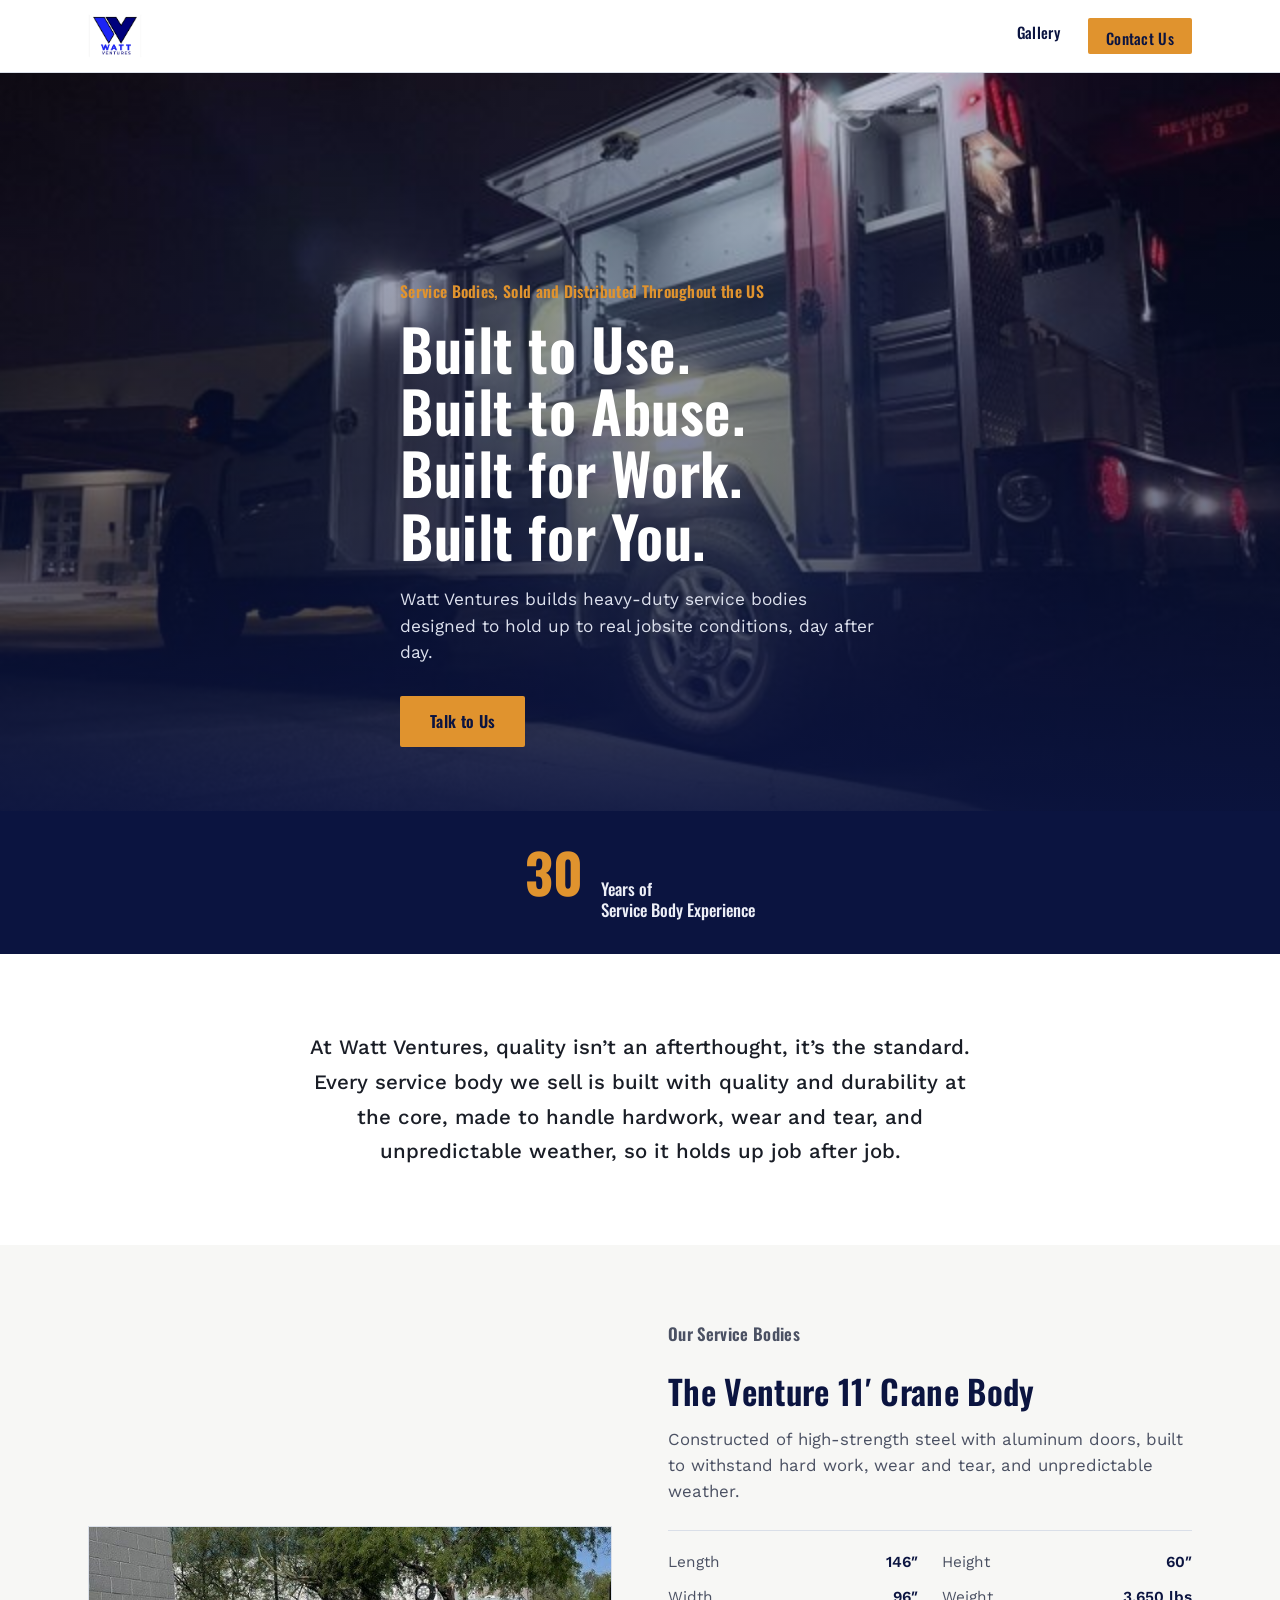
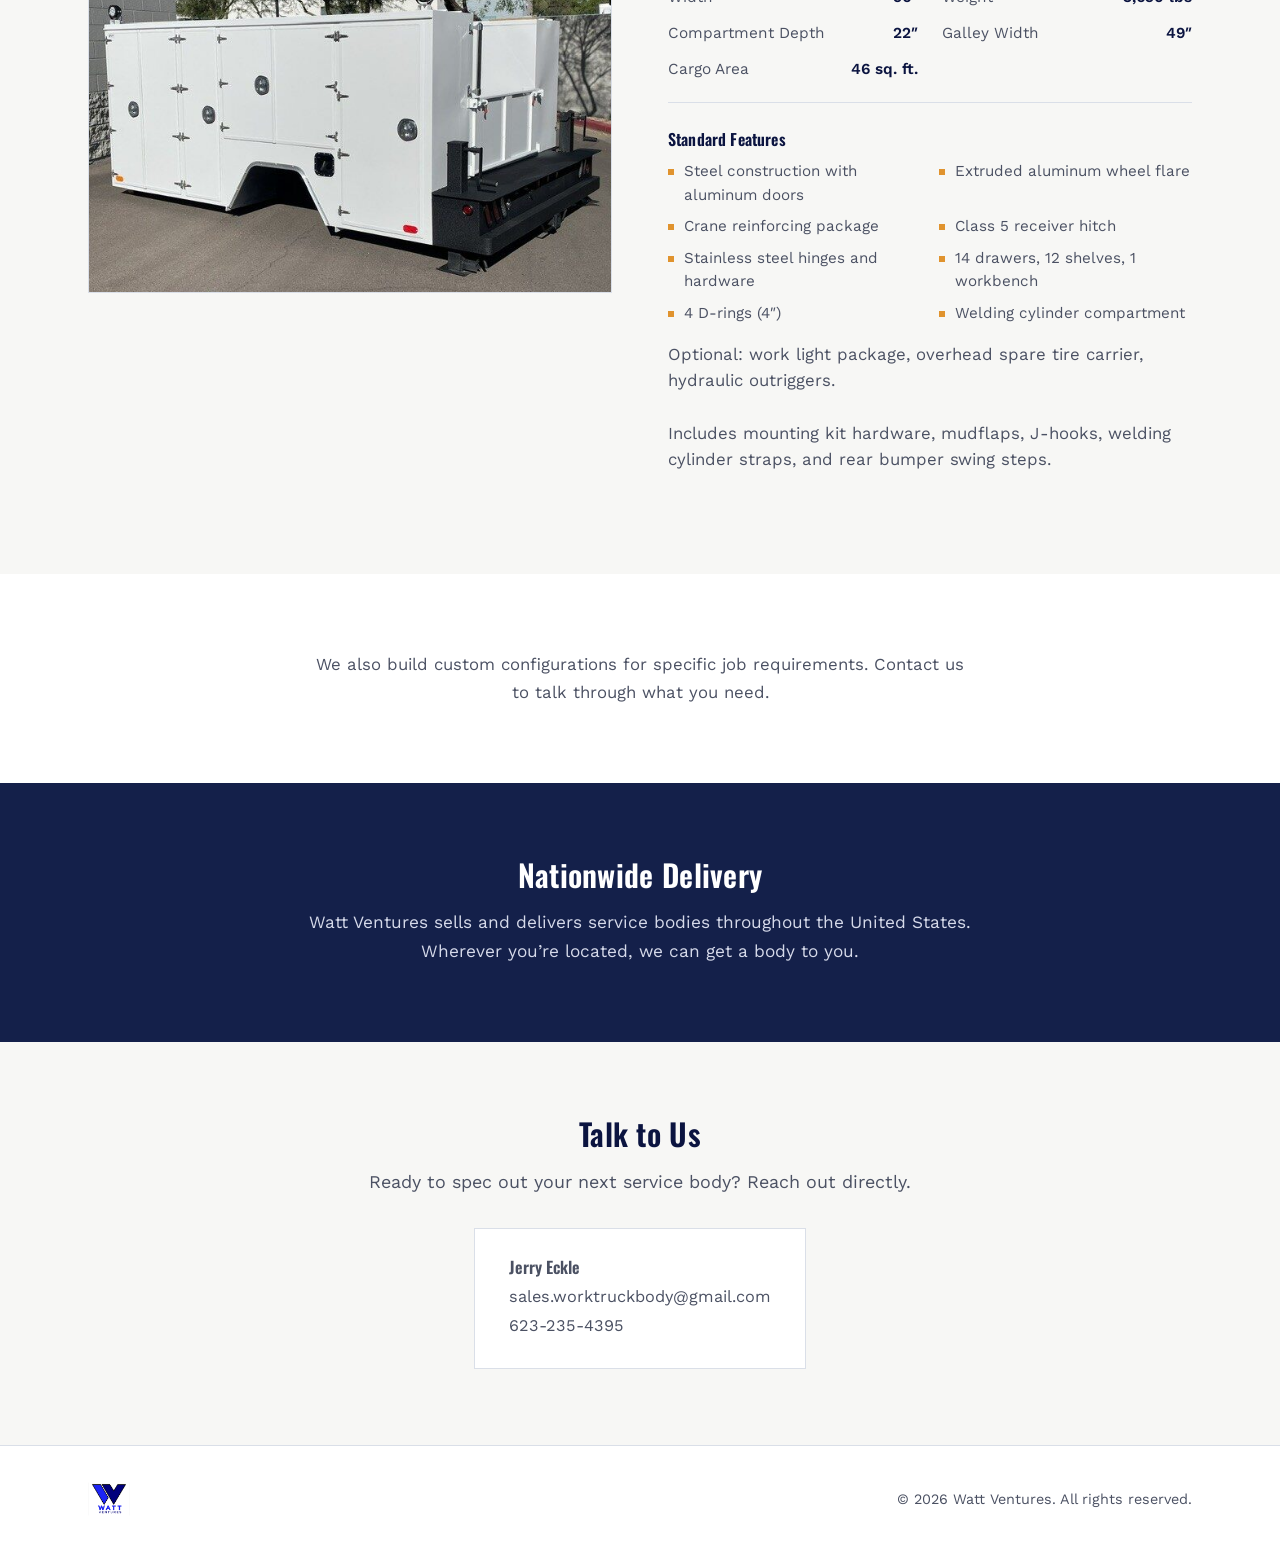
<file: index.html>
<!DOCTYPE html>
<html lang="en">
<head>
<meta charset="UTF-8">
<meta name="viewport" content="width=device-width, initial-scale=1.0">
<title>Watt Ventures | Service Bodies Sold &amp; Distributed Throughout the US</title>
<meta name="description" content="Watt Ventures sells heavy-duty service bodies built to hold up to real work. Standard and custom configurations, sold and distributed throughout the United States.">
<meta property="og:type" content="website">
<meta property="og:url" content="https://watt-ventures.com/">
<meta property="og:title" content="Watt Ventures | Service Bodies Sold &amp; Distributed Throughout the US">
<meta property="og:description" content="Heavy-duty service bodies built to hold up to real jobsite conditions, day after day.">
<meta property="og:image" content="https://watt-ventures.com/images/og-image.jpg">
<meta name="twitter:card" content="summary_large_image">
<meta name="twitter:title" content="Watt Ventures | Service Bodies Sold &amp; Distributed Throughout the US">
<meta name="twitter:description" content="Heavy-duty service bodies built to hold up to real jobsite conditions, day after day.">
<meta name="twitter:image" content="https://watt-ventures.com/images/og-image.jpg">
<link rel="preconnect" href="https://fonts.googleapis.com">
<link rel="preconnect" href="https://fonts.gstatic.com" crossorigin>
<link href="https://fonts.googleapis.com/css2?family=Oswald:wght@500;600;700&family=Work+Sans:wght@400;500;600&display=swap" rel="stylesheet">
<link rel="stylesheet" href="styles.css">
</head>
<body>

<header class="site-header">
  <div class="wrap header-inner">
    <a href="index.html" class="brand">
      <img src="images/watt-ventures-logo.png" alt="Watt Ventures" class="brand-logo">
    </a>
    <nav class="site-nav">
      <a href="gallery.html">Gallery</a>
      <a href="#contact" class="nav-cta">Contact Us</a>
    </nav>
  </div>
</header>

<section class="hero">
  <img src="images/hero-night-shot.jpg" alt="Watt Ventures service body, compartments open, lit up at dusk" class="hero-img">
  <div class="hero-scrim"></div>
  <div class="wrap hero-content">
    <p class="eyebrow">Service Bodies, Sold and Distributed Throughout the US</p>
    <h1>Built to Use.<br>Built to Abuse.<br>Built for Work.<br>Built for You.</h1>
    <p class="hero-sub">Watt Ventures builds heavy-duty service bodies designed to hold up to real jobsite conditions, day after day.</p>
    <a href="#contact" class="btn btn-primary">Talk to Us</a>
  </div>
</section>

<section class="trust-strip">
  <div class="wrap trust-inner">
    <span class="trust-number">30</span>
    <span class="trust-label">Years of<br>Service Body Experience</span>
  </div>
</section>

<section class="section quality">
  <div class="wrap narrow">
    <p class="section-copy">At Watt Ventures, quality isn&rsquo;t an afterthought, it&rsquo;s the standard. Every service body we sell is built with quality and durability at the core, made to handle hardwork, wear and tear, and unpredictable weather, so it holds up job after job.</p>
  </div>
</section>

<section class="section product" id="product">
  <div class="wrap">
    <div class="product-grid">
      <div class="product-media">
        <img src="images/gallery-10.jpg" alt="The Venture 11-foot Crane Body, exterior view">
      </div>
      <div class="product-copy">
        <p class="eyebrow eyebrow-dark">Our Service Bodies</p>
        <h2>The Venture 11&prime; Crane Body</h2>
        <p>Constructed of high-strength steel with aluminum doors, built to withstand hard work, wear and tear, and unpredictable weather.</p>

        <dl class="spec-list">
          <div><dt>Length</dt><dd>146&Prime;</dd></div>
          <div><dt>Height</dt><dd>60&Prime;</dd></div>
          <div><dt>Width</dt><dd>96&Prime;</dd></div>
          <div><dt>Weight</dt><dd>3,650 lbs</dd></div>
          <div><dt>Compartment Depth</dt><dd>22&Prime;</dd></div>
          <div><dt>Galley Width</dt><dd>49&Prime;</dd></div>
          <div><dt>Cargo Area</dt><dd>46 sq. ft.</dd></div>
        </dl>

        <h3 class="features-heading">Standard Features</h3>
        <ul class="features-list">
          <li>Steel construction with aluminum doors</li>
          <li>Extruded aluminum wheel flare</li>
          <li>Crane reinforcing package</li>
          <li>Class 5 receiver hitch</li>
          <li>Stainless steel hinges and hardware</li>
          <li>14 drawers, 12 shelves, 1 workbench</li>
          <li>4 D-rings (4&Prime;)</li>
          <li>Welding cylinder compartment</li>
        </ul>
        <p class="features-note">Optional: work light package, overhead spare tire carrier, hydraulic outriggers.</p>
        <p class="features-note">Includes mounting kit hardware, mudflaps, J-hooks, welding cylinder straps, and rear bumper swing steps.</p>
      </div>
    </div>
  </div>
</section>

<section class="section custom">
  <div class="wrap narrow center">
    <p class="section-copy">We also build custom configurations for specific job requirements. Contact us to talk through what you need.</p>
  </div>
</section>

<section class="section delivery">
  <div class="wrap narrow center">
    <h2>Nationwide Delivery</h2>
    <p class="section-copy">Watt Ventures sells and delivers service bodies throughout the United States. Wherever you&rsquo;re located, we can get a body to you.</p>
  </div>
</section>

<section class="section contact-section" id="contact">
  <div class="wrap narrow center">
    <h2>Talk to Us</h2>
    <p class="section-copy">Ready to spec out your next service body? Reach out directly.</p>
    <div class="contact-card">
      <p class="contact-name">Jerry Eckle</p>
      <p><a href="mailto:sales.worktruckbody@gmail.com">sales.worktruckbody@gmail.com</a></p>
      <p><a href="tel:6232354395">623-235-4395</a></p>
    </div>
  </div>
</section>

<footer class="site-footer">
  <div class="wrap footer-inner">
    <img src="images/watt-ventures-logo.png" alt="Watt Ventures" class="footer-logo">
    <p>&copy; <span id="year"></span> Watt Ventures. All rights reserved.</p>
  </div>
</footer>

<script>document.getElementById('year').textContent = new Date().getFullYear();</script>
</body>
</html>
</file>
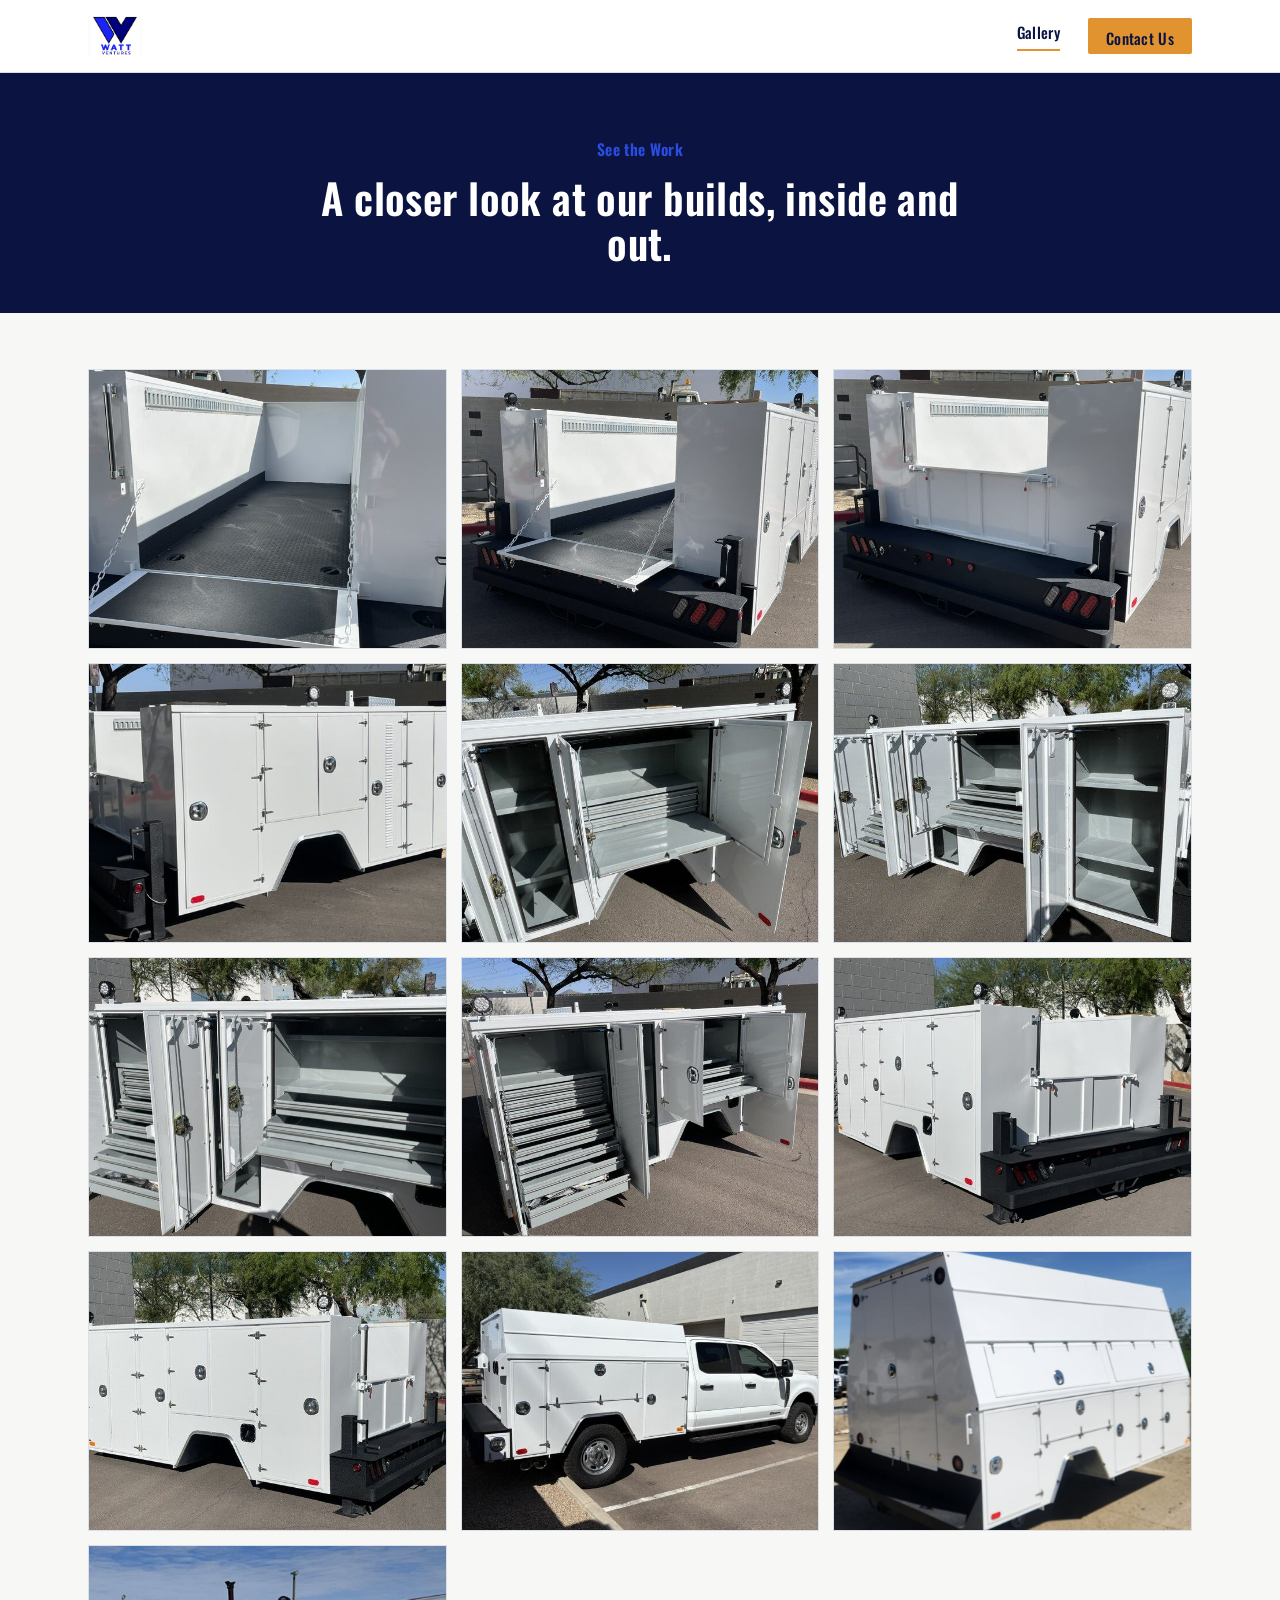
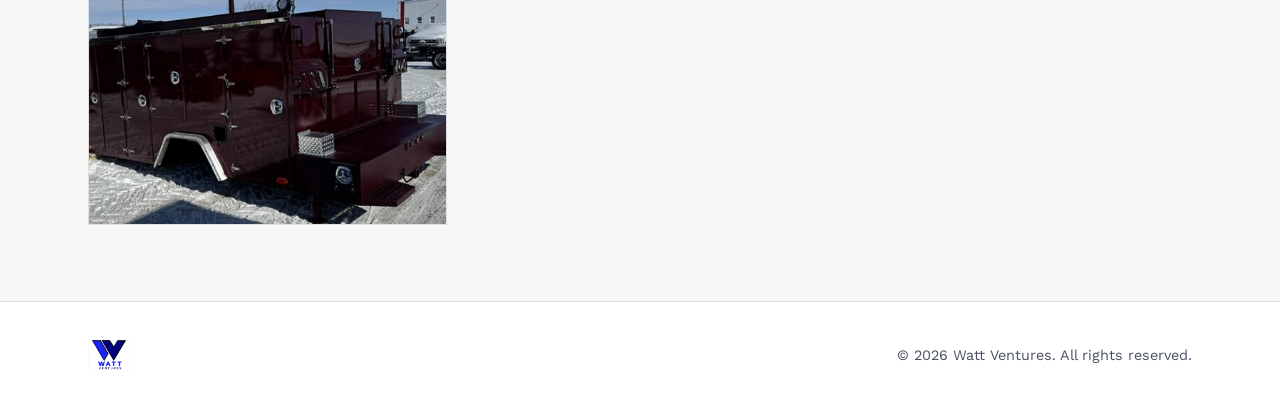
<file: gallery.html>
<!DOCTYPE html>
<html lang="en">
<head>
<meta charset="UTF-8">
<meta name="viewport" content="width=device-width, initial-scale=1.0">
<title>Gallery | Watt Ventures</title>
<meta name="description" content="A closer look at Watt Ventures service bodies, inside and out.">
<meta property="og:type" content="website">
<meta property="og:url" content="https://watt-ventures.com/gallery.html">
<meta property="og:title" content="Gallery | Watt Ventures">
<meta property="og:description" content="A closer look at Watt Ventures service bodies, inside and out.">
<meta property="og:image" content="https://watt-ventures.com/images/og-image.jpg">
<meta name="twitter:card" content="summary_large_image">
<meta name="twitter:title" content="Gallery | Watt Ventures">
<meta name="twitter:description" content="A closer look at Watt Ventures service bodies, inside and out.">
<meta name="twitter:image" content="https://watt-ventures.com/images/og-image.jpg">
<link rel="preconnect" href="https://fonts.googleapis.com">
<link rel="preconnect" href="https://fonts.gstatic.com" crossorigin>
<link href="https://fonts.googleapis.com/css2?family=Oswald:wght@500;600;700&family=Work+Sans:wght@400;500;600&display=swap" rel="stylesheet">
<link rel="stylesheet" href="styles.css">
</head>
<body>

<header class="site-header">
  <div class="wrap header-inner">
    <a href="index.html" class="brand">
      <img src="images/watt-ventures-logo.png" alt="Watt Ventures" class="brand-logo">
    </a>
    <nav class="site-nav">
      <a href="gallery.html" class="active">Gallery</a>
      <a href="index.html#contact" class="nav-cta">Contact Us</a>
    </nav>
  </div>
</header>

<section class="gallery-hero">
  <div class="wrap narrow center">
    <p class="eyebrow eyebrow-dark">See the Work</p>
    <h1>A closer look at our builds, inside and out.</h1>
  </div>
</section>

<section class="section gallery-section">
  <div class="wrap">
    <div class="gallery-grid">
      <img src="images/gallery-01.jpg" alt="Watt Ventures service body, rear compartment open">
      <img src="images/gallery-02.jpg" alt="Watt Ventures service body, rear view with tailgate down">
      <img src="images/gallery-03.jpg" alt="Watt Ventures service body, three-quarter rear view">
      <img src="images/gallery-04.jpg" alt="Watt Ventures service body, side profile">
      <img src="images/gallery-05.jpg" alt="Watt Ventures service body, compartment interior with shelving">
      <img src="images/gallery-06.jpg" alt="Watt Ventures service body, multiple compartments open showing drawers and shelves">
      <img src="images/gallery-07.jpg" alt="Watt Ventures service body, compartment interior with drawers">
      <img src="images/gallery-08.jpg" alt="Watt Ventures service body, compartments open showing storage layout">
      <img src="images/gallery-09.jpg" alt="Watt Ventures service body, rear three-quarter view with tailgate down">
      <img src="images/gallery-10.jpg" alt="Watt Ventures service body, exterior view">
      <img src="images/gallery-11.jpg" alt="Watt Ventures service body mounted on a Ford Super Duty truck">
      <img src="images/gallery-12.jpg" alt="Watt Ventures enclosed canopy-style service body">
      <img src="images/gallery-13.jpg" alt="Watt Ventures service body, maroon finish, exterior view">
    </div>
  </div>
</section>

<footer class="site-footer">
  <div class="wrap footer-inner">
    <img src="images/watt-ventures-logo.png" alt="Watt Ventures" class="footer-logo">
    <p>&copy; <span id="year"></span> Watt Ventures. All rights reserved.</p>
  </div>
</footer>

<script>document.getElementById('year').textContent = new Date().getFullYear();</script>
</body>
</html>
</file>
<file: styles.css>
/* Watt Ventures — design tokens
   Color: navy #0B1440 (deep, from logo), steel blue #2B4CE0 (from logo), amber #E0932E (marker-light accent, used sparingly), paper #F7F7F5, ink #191D26, steel-line #DADFE8
   Type: Oswald (headlines, condensed/industrial), Work Sans (body)
   Layout: full-bleed hero, asymmetric two-column product block, tight photo grid on gallery
*/

:root{
  --navy: #0B1440;
  --navy-soft: #14204A;
  --blue: #2B4CE0;
  --amber: #E0932E;
  --paper: #F7F7F5;
  --ink: #191D26;
  --ink-soft: #4B5163;
  --line: #DADFE8;
}

*{box-sizing:border-box; margin:0; padding:0;}

html{scroll-behavior:smooth;}

body{
  font-family:'Work Sans', -apple-system, sans-serif;
  color:var(--ink);
  background:var(--paper);
  line-height:1.55;
}

h1,h2,h3{
  font-family:'Oswald', sans-serif;
  font-weight:600;
  line-height:1.08;
  letter-spacing:0.01em;
}

.wrap{
  max-width:1160px;
  margin:0 auto;
  padding:0 28px;
}
.wrap.narrow{max-width:720px;}
.wrap.center{text-align:center;}

a{color:inherit; text-decoration:none;}

img{max-width:100%; display:block;}

/* Header */
.site-header{
  position:sticky; top:0; z-index:50;
  background:#FFFFFF;
  border-bottom:1px solid var(--line);
}
.header-inner{
  display:flex; align-items:center; justify-content:space-between;
  padding-top:14px; padding-bottom:14px;
}
.brand-logo{height:44px; width:auto;}
.site-nav{display:flex; align-items:center; gap:28px;}
.site-nav a{
  color:var(--navy); font-family:'Oswald',sans-serif; font-size:0.95rem;
  font-weight:500; letter-spacing:0.02em;
  padding-bottom:4px; border-bottom:2px solid transparent;
  transition:border-color .15s ease;
}
.site-nav a:hover, .site-nav a.active{border-color:var(--amber);}
.nav-cta{
  background:var(--amber); color:var(--navy) !important;
  padding:9px 18px; border-radius:2px; border-bottom:none !important;
  font-weight:600;
}
.nav-cta:hover{background:#EEA648; border-color:transparent;}

/* Hero */
.hero{position:relative; min-height:82vh; display:flex; align-items:flex-end; overflow:hidden;}
.hero-img{position:absolute; inset:0; width:100%; height:100%; object-fit:cover;}
.hero-scrim{
  position:absolute; inset:0;
  background:linear-gradient(0deg, rgba(11,20,64,0.94) 0%, rgba(11,20,64,0.55) 45%, rgba(11,20,64,0.25) 100%);
}
.hero-content{position:relative; color:#fff; padding-top:120px; padding-bottom:64px; max-width:640px;}
.eyebrow{
  color:var(--amber); font-family:'Oswald',sans-serif; font-weight:600;
  font-size:0.98rem; letter-spacing:0.02em; margin-bottom:14px;
}
.eyebrow-dark{color:var(--blue);}
.hero h1{font-size:clamp(2.3rem, 5vw, 3.6rem); color:#fff;}
.hero-sub{
  font-size:1.08rem; color:#DDE1EE; max-width:480px;
  margin-top:20px; margin-bottom:30px;
}

.btn{
  display:inline-block; font-family:'Oswald',sans-serif; font-weight:600;
  font-size:1rem; letter-spacing:0.02em; padding:13px 30px;
  border-radius:2px; transition:transform .12s ease, background .12s ease;
}
.btn-primary{background:var(--amber); color:var(--navy);}
.btn-primary:hover{background:#EEA648; transform:translateY(-1px);}

/* Trust strip */
.trust-strip{background:var(--navy);}
.trust-inner{
  display:flex; align-items:baseline; gap:18px; justify-content:center;
  padding:34px 28px;
}
.trust-number{
  font-family:'Oswald',sans-serif; font-weight:700; font-size:3.4rem;
  color:var(--amber); line-height:1;
}
.trust-label{
  color:#EDEFF7; font-family:'Oswald',sans-serif; font-weight:500;
  font-size:1.05rem; line-height:1.25;
}

/* Sections */
.section{padding:76px 0;}
.section-copy{font-size:1.12rem; color:var(--ink-soft); line-height:1.7;}
.quality{background:#fff;}
.quality .section-copy{font-size:1.28rem; color:var(--ink); text-align:center; font-weight:500;}

/* Product */
.product{background:var(--paper);}
.product-grid{display:grid; grid-template-columns:1fr 1fr; gap:56px; align-items:center;}
.product-media img{border:1px solid var(--line);}
.product-copy h2{font-size:2.1rem; color:var(--navy); margin-bottom:16px;}
.product-copy > p{color:var(--ink-soft); margin-bottom:26px; font-size:1.05rem;}

.spec-list{
  display:grid; grid-template-columns:1fr 1fr; gap:12px 24px;
  border-top:1px solid var(--line); border-bottom:1px solid var(--line);
  padding:20px 0; margin-bottom:28px;
}
.spec-list > div{display:flex; justify-content:space-between; gap:12px; font-size:0.96rem;}
.spec-list dt{color:var(--ink-soft);}
.spec-list dd{font-weight:600; color:var(--navy);}

.features-heading{
  font-size:1rem; color:var(--navy); margin-bottom:12px;
  font-family:'Oswald',sans-serif; font-weight:600;
}
.features-list{list-style:none; display:grid; grid-template-columns:1fr 1fr; gap:8px 18px; margin-bottom:16px;}
.features-list li{
  font-size:0.95rem; color:var(--ink-soft); padding-left:16px; position:relative;
}
.features-list li::before{
  content:""; position:absolute; left:0; top:9px;
  width:6px; height:6px; background:var(--amber);
}
.features-note{font-size:0.88rem; color:var(--ink-soft); margin-top:6px;}

/* Custom + Delivery bands */
.custom{background:#fff;}
.custom .section-copy{font-size:1.05rem;}
.delivery{background:var(--navy-soft);}
.delivery h2{color:#fff; font-size:1.9rem; margin-bottom:16px;}
.delivery .section-copy{color:#D6DAEA; font-size:1.08rem;}

/* Contact */
.contact-section{background:var(--paper);}
.contact-section h2{color:var(--navy); font-size:1.9rem; margin-bottom:16px;}
.contact-card{
  margin-top:30px; display:inline-block; text-align:left;
  border:1px solid var(--line); background:#fff; padding:26px 34px;
}
.contact-name{font-family:'Oswald',sans-serif; font-weight:600; font-size:1.15rem; color:var(--navy); margin-bottom:8px;}
.contact-card p{font-size:1.02rem; color:var(--ink-soft); margin-bottom:4px;}
.contact-card a:hover{color:var(--blue);}

/* Gallery page */
.gallery-hero{background:var(--navy); padding:64px 0 48px;}
.gallery-hero h1{color:#fff; font-size:clamp(1.8rem, 4vw, 2.6rem); margin-top:10px;}
.gallery-section{padding-top:56px;}
.gallery-grid{
  display:grid; grid-template-columns:repeat(3, 1fr); gap:14px;
}
.gallery-grid img{width:100%; height:280px; object-fit:cover; border:1px solid var(--line);}

/* Footer */
.site-footer{background:#FFFFFF; padding:36px 0; border-top:1px solid var(--line);}
.footer-inner{display:flex; align-items:center; justify-content:space-between; flex-wrap:wrap; gap:14px;}
.footer-logo{height:34px; width:auto; opacity:1;}
.site-footer p{color:var(--ink-soft); font-size:0.9rem;}

/* Responsive */
@media (max-width: 860px){
  .product-grid{grid-template-columns:1fr; gap:30px;}
  .gallery-grid{grid-template-columns:repeat(2, 1fr);}
  .site-nav{gap:16px;}
}
@media (max-width: 560px){
  .gallery-grid{grid-template-columns:1fr;}
  .spec-list, .features-list{grid-template-columns:1fr;}
  .hero-content{padding-top:96px;}
}

/* Accessibility: visible focus */
a:focus-visible, .btn:focus-visible{outline:2px solid var(--amber); outline-offset:2px;}

@media (prefers-reduced-motion: reduce){
  html{scroll-behavior:auto;}
  *{transition:none !important;}
}
</file>
